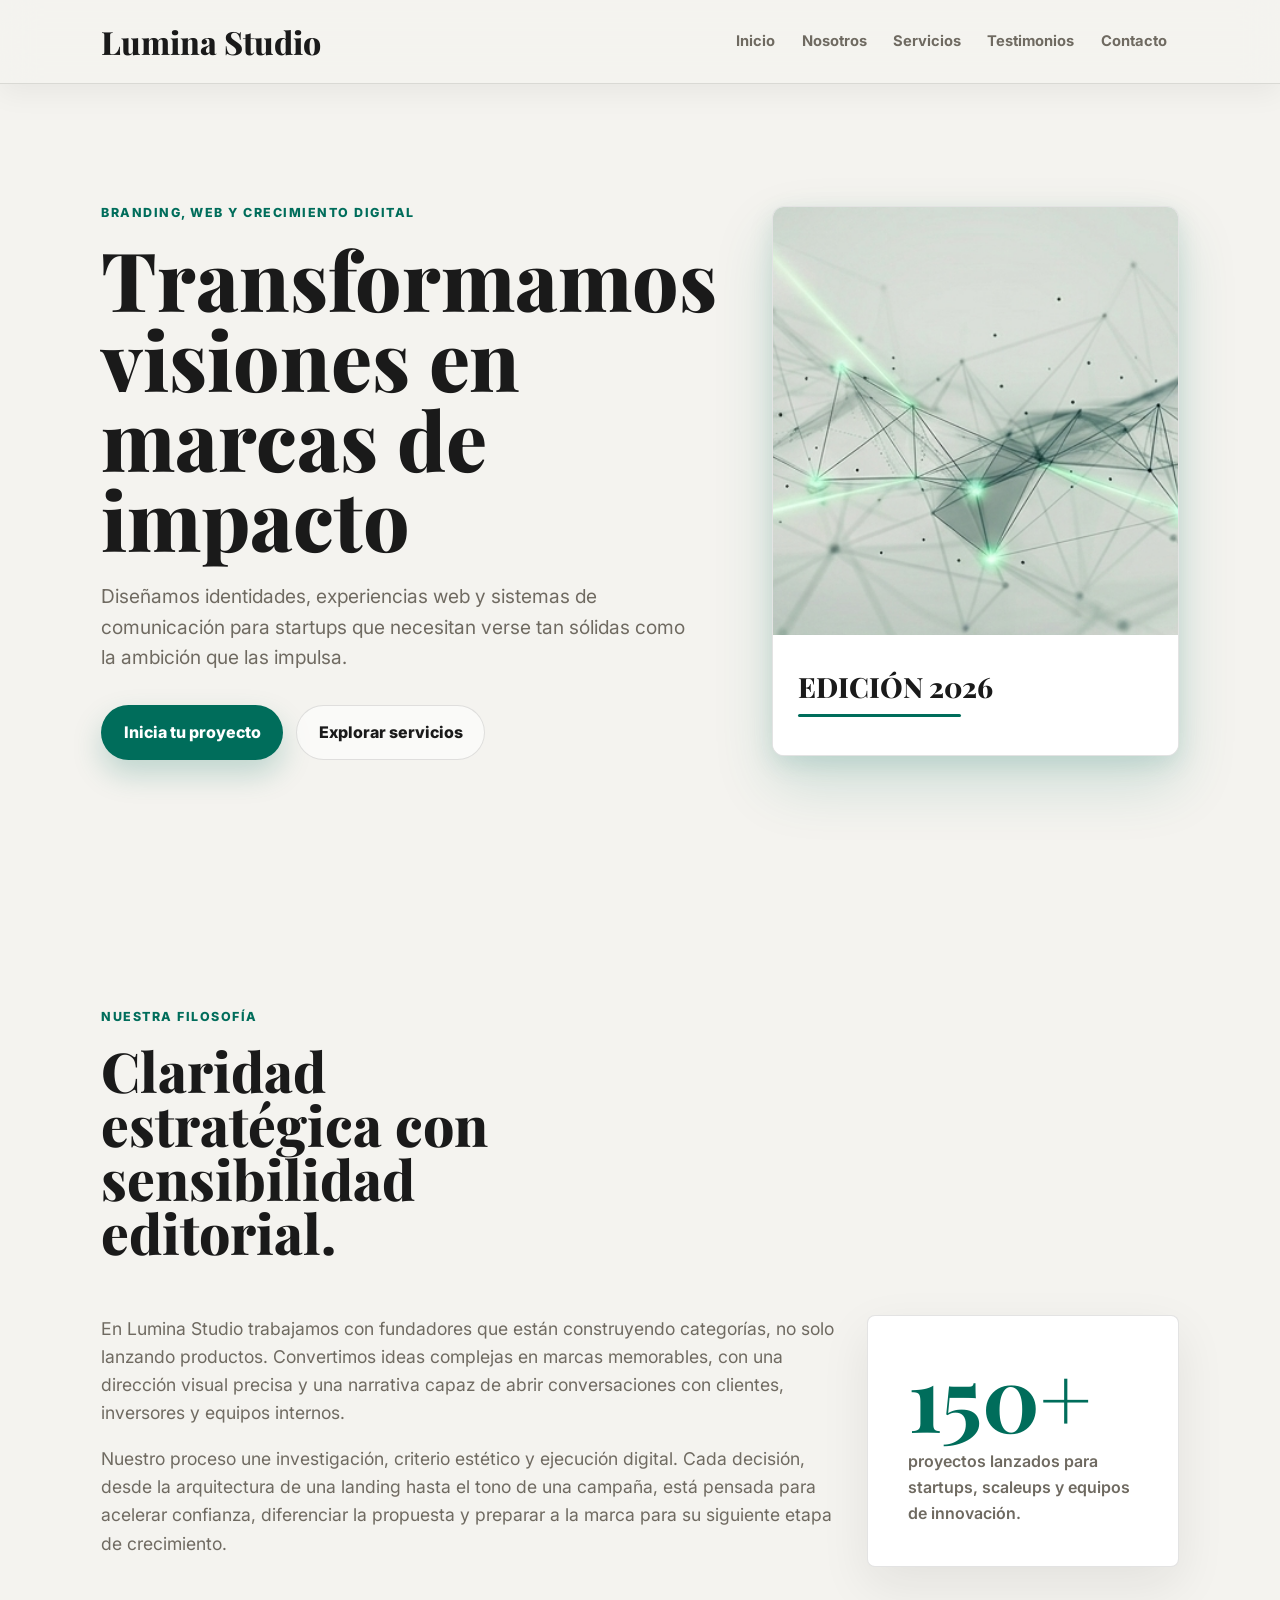
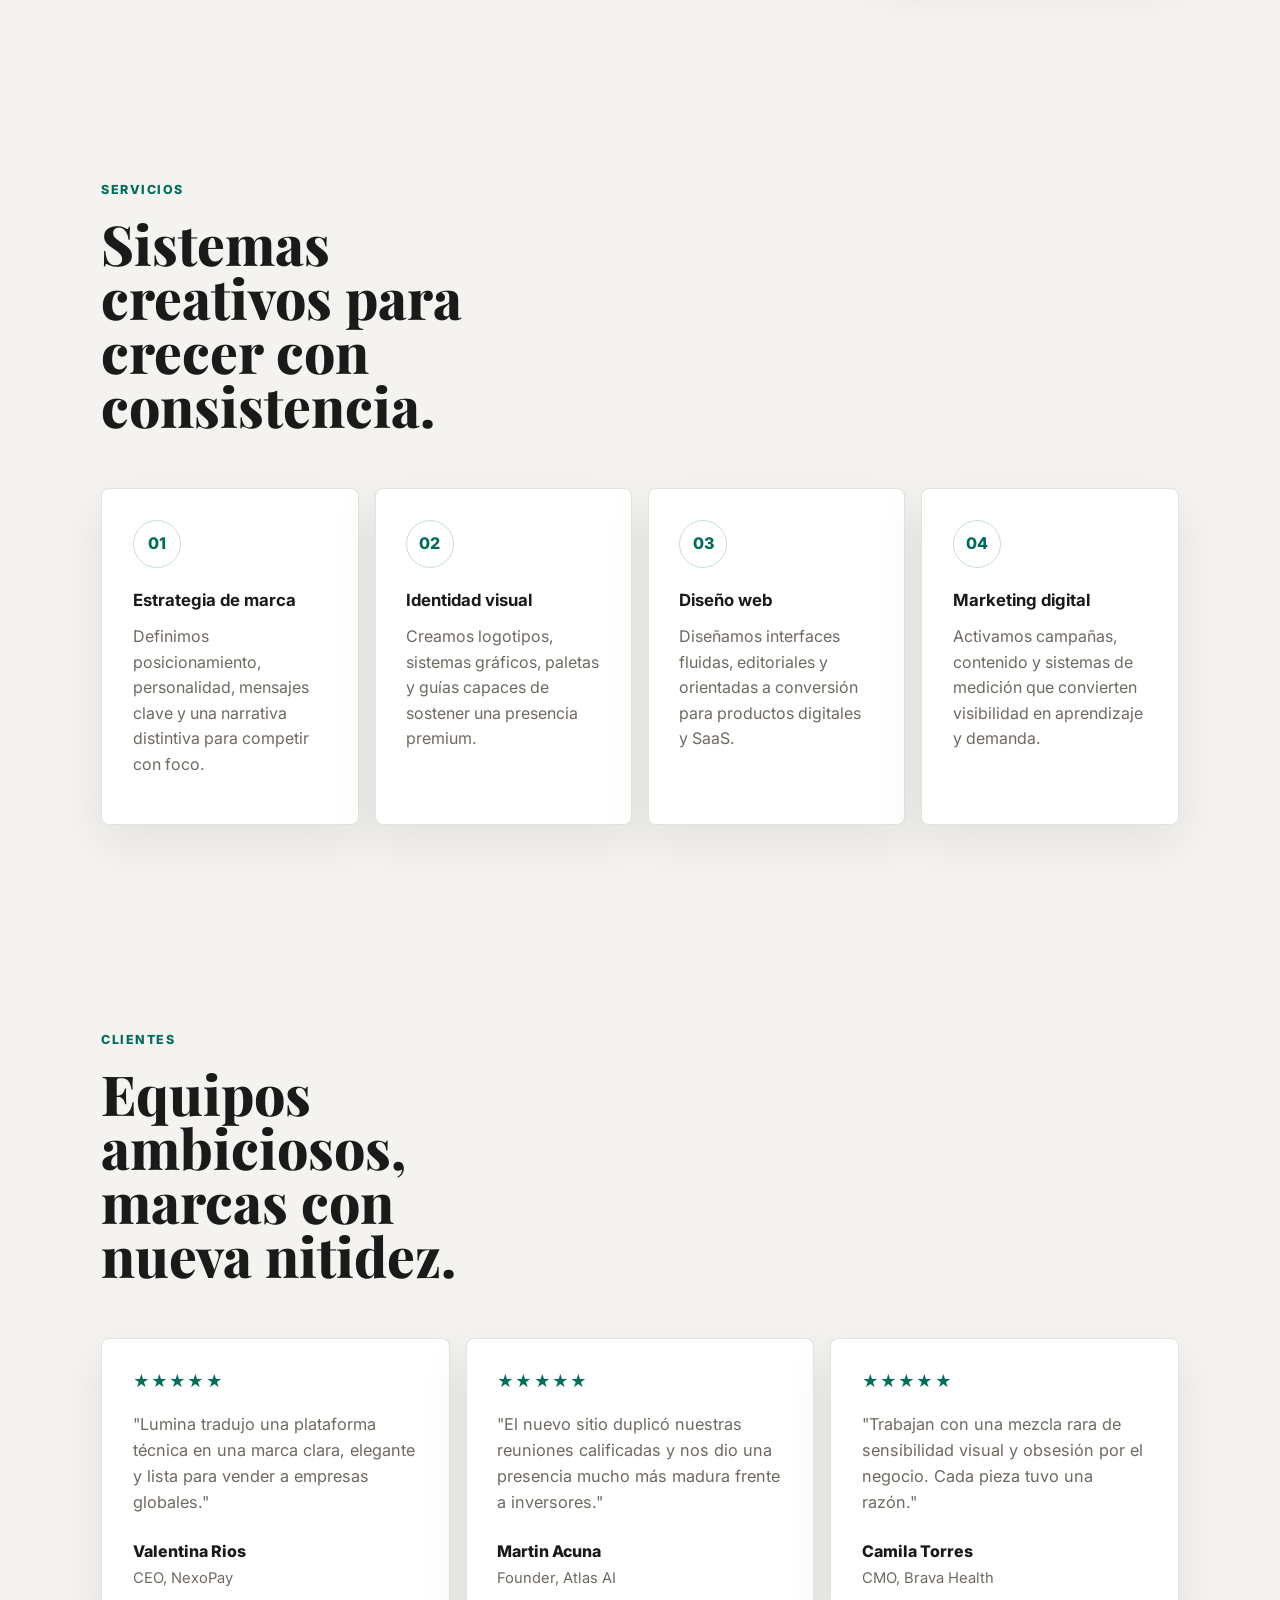
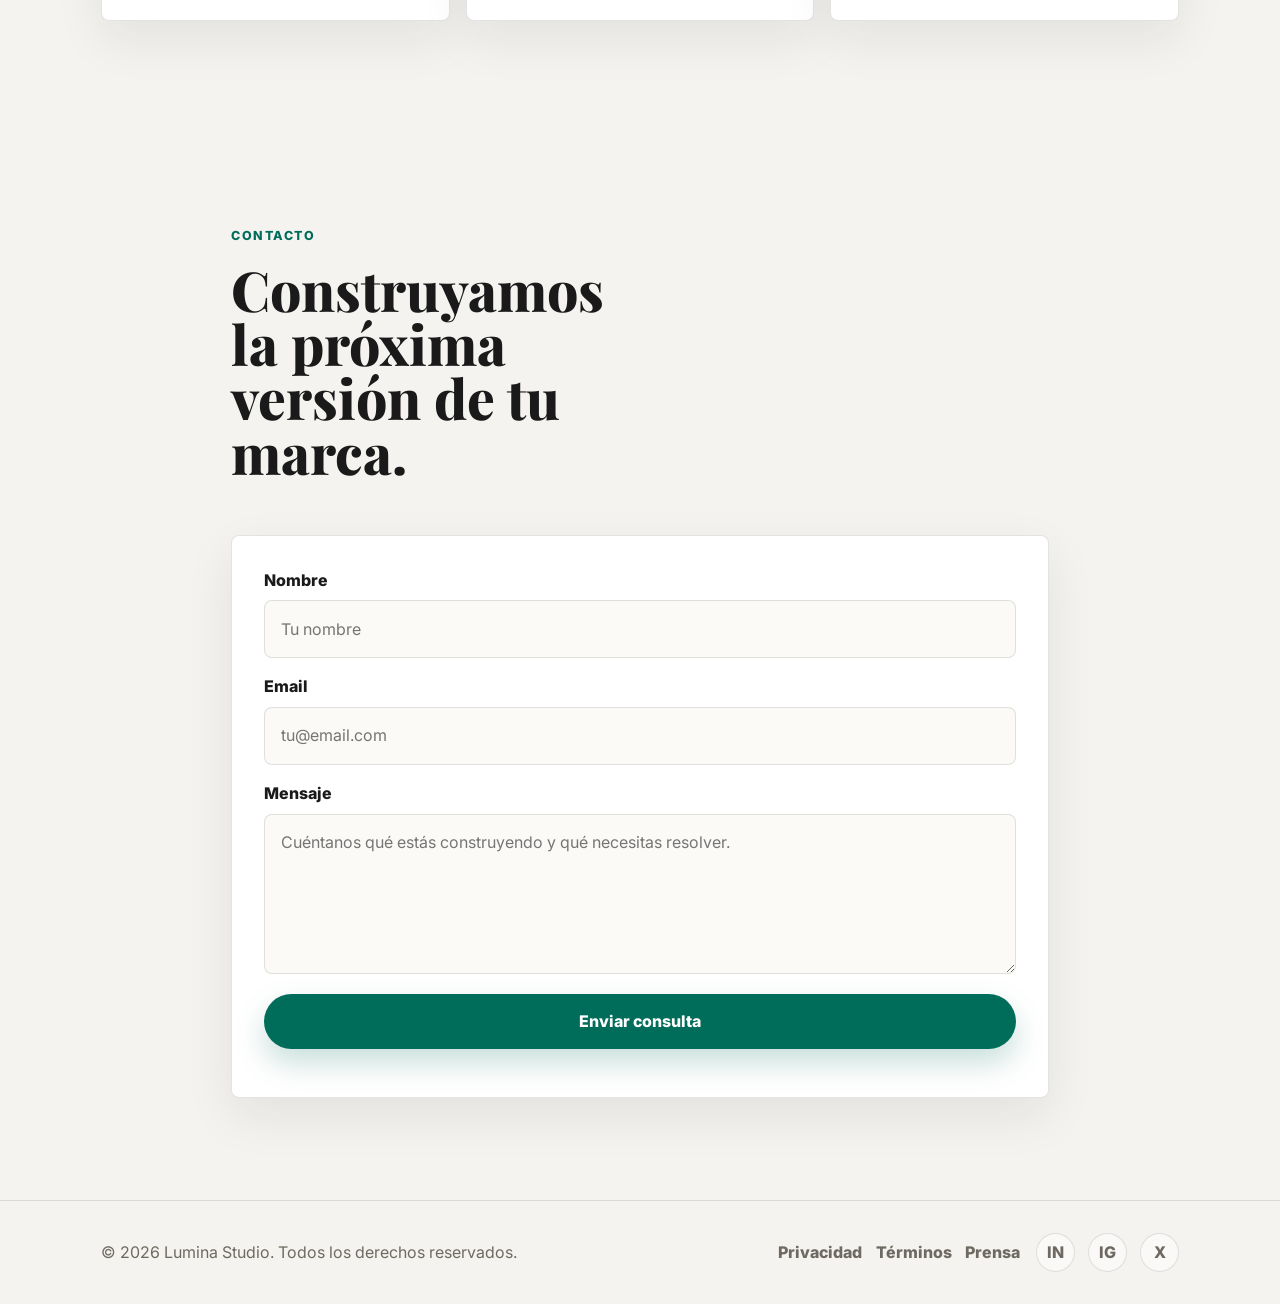
<file: agent1-codex/index.html>
<!DOCTYPE html>
<html lang="es">
  <head>
    <meta charset="UTF-8">
    <meta name="viewport" content="width=device-width, initial-scale=1.0">
    <meta
      name="description"
      content="Lumina Studio ayuda a startups a crecer con branding, diseño web y marketing digital de alto nivel."
    >
    <title>Lumina Studio | Agencia creativa para startups</title>
    <link rel="preconnect" href="https://fonts.googleapis.com">
    <link rel="preconnect" href="https://fonts.gstatic.com" crossorigin>
    <link
      href="https://fonts.googleapis.com/css2?family=Inter:wght@400;500;600;700;800&family=Playfair+Display:wght@600;700;800&display=swap"
      rel="stylesheet"
    >
    <link rel="stylesheet" href="styles.css">
  </head>
  <body>
    <header class="site-header">
      <nav class="navbar" aria-label="Navegación principal">
        <a class="logo" href="#inicio" aria-label="Lumina Studio inicio">Lumina Studio</a>
        <button class="nav-toggle" type="button" aria-expanded="false" aria-controls="primary-menu">
          <span class="sr-only">Abrir menú</span>
          <span class="hamburger" aria-hidden="true"></span>
        </button>
        <ul class="nav-menu" id="primary-menu">
          <li><a href="#inicio">Inicio</a></li>
          <li><a href="#nosotros">Nosotros</a></li>
          <li><a href="#servicios">Servicios</a></li>
          <li><a href="#testimonios">Testimonios</a></li>
          <li><a href="#contacto">Contacto</a></li>
        </ul>
      </nav>
    </header>

    <main>
      <section class="hero section" id="inicio" aria-labelledby="hero-title">
        <div class="hero-content">
          <p class="eyebrow">Branding, web y crecimiento digital</p>
          <h1 id="hero-title">Transformamos visiones en marcas de impacto</h1>
          <p class="hero-copy">
            Diseñamos identidades, experiencias web y sistemas de comunicación para startups que necesitan verse
            tan sólidas como la ambición que las impulsa.
          </p>
          <div class="hero-actions">
            <a class="btn btn-primary" href="#contacto">Inicia tu proyecto</a>
            <a class="btn btn-secondary" href="#servicios">Explorar servicios</a>
          </div>
        </div>
        <div class="hero-visual-block" aria-label="Portada editorial de Lumina Studio">
          <div class="abstract-canvas">
            <div class="canvas-image-bg"></div>
            <div class="geometric-overlay-card">
              <span class="canvas-tag">EDICIÓN 2026</span>
              <div class="canvas-line"></div>
            </div>
          </div>
        </div>
      </section>

      <section class="section about" id="nosotros" aria-labelledby="about-title">
        <div class="section-heading">
          <p class="eyebrow">Nuestra filosofía</p>
          <h2 id="about-title">Claridad estratégica con sensibilidad editorial.</h2>
        </div>
        <div class="about-grid">
          <div class="about-copy">
            <p>
              En Lumina Studio trabajamos con fundadores que están construyendo categorías, no solo lanzando
              productos. Convertimos ideas complejas en marcas memorables, con una dirección visual precisa y una
              narrativa capaz de abrir conversaciones con clientes, inversores y equipos internos.
            </p>
            <p>
              Nuestro proceso une investigación, criterio estético y ejecución digital. Cada decisión, desde la
              arquitectura de una landing hasta el tono de una campaña, está pensada para acelerar confianza,
              diferenciar la propuesta y preparar a la marca para su siguiente etapa de crecimiento.
            </p>
          </div>
          <aside class="metric-card" aria-label="Métricas destacadas">
            <strong>150+</strong>
            <span>proyectos lanzados para startups, scaleups y equipos de innovación.</span>
          </aside>
        </div>
      </section>

      <section class="section services" id="servicios" aria-labelledby="services-title">
        <div class="section-heading">
          <p class="eyebrow">Servicios</p>
          <h2 id="services-title">Sistemas creativos para crecer con consistencia.</h2>
        </div>
        <div class="cards-grid services-grid">
          <article class="service-card">
            <span class="service-icon" aria-hidden="true">01</span>
            <h3>Estrategia de marca</h3>
            <p>Definimos posicionamiento, personalidad, mensajes clave y una narrativa distintiva para competir con foco.</p>
          </article>
          <article class="service-card">
            <span class="service-icon" aria-hidden="true">02</span>
            <h3>Identidad visual</h3>
            <p>Creamos logotipos, sistemas gráficos, paletas y guías capaces de sostener una presencia premium.</p>
          </article>
          <article class="service-card">
            <span class="service-icon" aria-hidden="true">03</span>
            <h3>Diseño web</h3>
            <p>Diseñamos interfaces fluidas, editoriales y orientadas a conversión para productos digitales y SaaS.</p>
          </article>
          <article class="service-card">
            <span class="service-icon" aria-hidden="true">04</span>
            <h3>Marketing digital</h3>
            <p>Activamos campañas, contenido y sistemas de medición que convierten visibilidad en aprendizaje y demanda.</p>
          </article>
        </div>
      </section>

      <section class="section testimonials" id="testimonios" aria-labelledby="testimonials-title">
        <div class="section-heading">
          <p class="eyebrow">Clientes</p>
          <h2 id="testimonials-title">Equipos ambiciosos, marcas con nueva nitidez.</h2>
        </div>
        <div class="cards-grid testimonial-grid">
          <article class="testimonial-card">
            <div class="rating" aria-label="5 de 5 estrellas">★★★★★</div>
            <blockquote>
              "Lumina tradujo una plataforma técnica en una marca clara, elegante y lista para vender a empresas
              globales."
            </blockquote>
            <p class="client-name">Valentina Rios</p>
            <p class="client-role">CEO, NexoPay</p>
          </article>
          <article class="testimonial-card">
            <div class="rating" aria-label="5 de 5 estrellas">★★★★★</div>
            <blockquote>
              "El nuevo sitio duplicó nuestras reuniones calificadas y nos dio una presencia mucho más madura frente a
              inversores."
            </blockquote>
            <p class="client-name">Martin Acuna</p>
            <p class="client-role">Founder, Atlas AI</p>
          </article>
          <article class="testimonial-card">
            <div class="rating" aria-label="5 de 5 estrellas">★★★★★</div>
            <blockquote>
              "Trabajan con una mezcla rara de sensibilidad visual y obsesión por el negocio. Cada pieza tuvo una razón."
            </blockquote>
            <p class="client-name">Camila Torres</p>
            <p class="client-role">CMO, Brava Health</p>
          </article>
        </div>
      </section>

      <section class="section contact" id="contacto" aria-labelledby="contact-title">
        <div class="section-heading">
          <p class="eyebrow">Contacto</p>
          <h2 id="contact-title">Construyamos la próxima versión de tu marca.</h2>
        </div>
        <div class="contact-card">
          <form class="contact-form" novalidate>
            <div class="form-field">
              <label for="nombre">Nombre</label>
              <input id="nombre" name="nombre" type="text" autocomplete="name" required placeholder="Tu nombre">
            </div>
            <div class="form-field">
              <label for="email">Email</label>
              <input id="email" name="email" type="email" autocomplete="email" required placeholder="tu@email.com">
            </div>
            <div class="form-field">
              <label for="mensaje">Mensaje</label>
              <textarea
                id="mensaje"
                name="mensaje"
                rows="5"
                required
                placeholder="Cuéntanos qué estás construyendo y qué necesitas resolver."
              ></textarea>
            </div>
            <button class="btn btn-primary form-submit" type="submit">Enviar consulta</button>
            <p class="form-message" role="status" aria-live="polite"></p>
          </form>
        </div>
      </section>
    </main>

    <footer class="site-footer">
      <div class="footer-inner">
        <p>&copy; 2026 Lumina Studio. Todos los derechos reservados.</p>
        <ul class="footer-links" aria-label="Enlaces legales">
          <li><a href="#">Privacidad</a></li>
          <li><a href="#">Términos</a></li>
          <li><a href="#">Prensa</a></li>
        </ul>
        <ul class="social-links" aria-label="Redes sociales">
          <li><a href="#" aria-label="LinkedIn">in</a></li>
          <li><a href="#" aria-label="Instagram">ig</a></li>
          <li><a href="#" aria-label="Twitter X">x</a></li>
        </ul>
      </div>
    </footer>

    <script src="script.js"></script>
  </body>
</html>
</file>
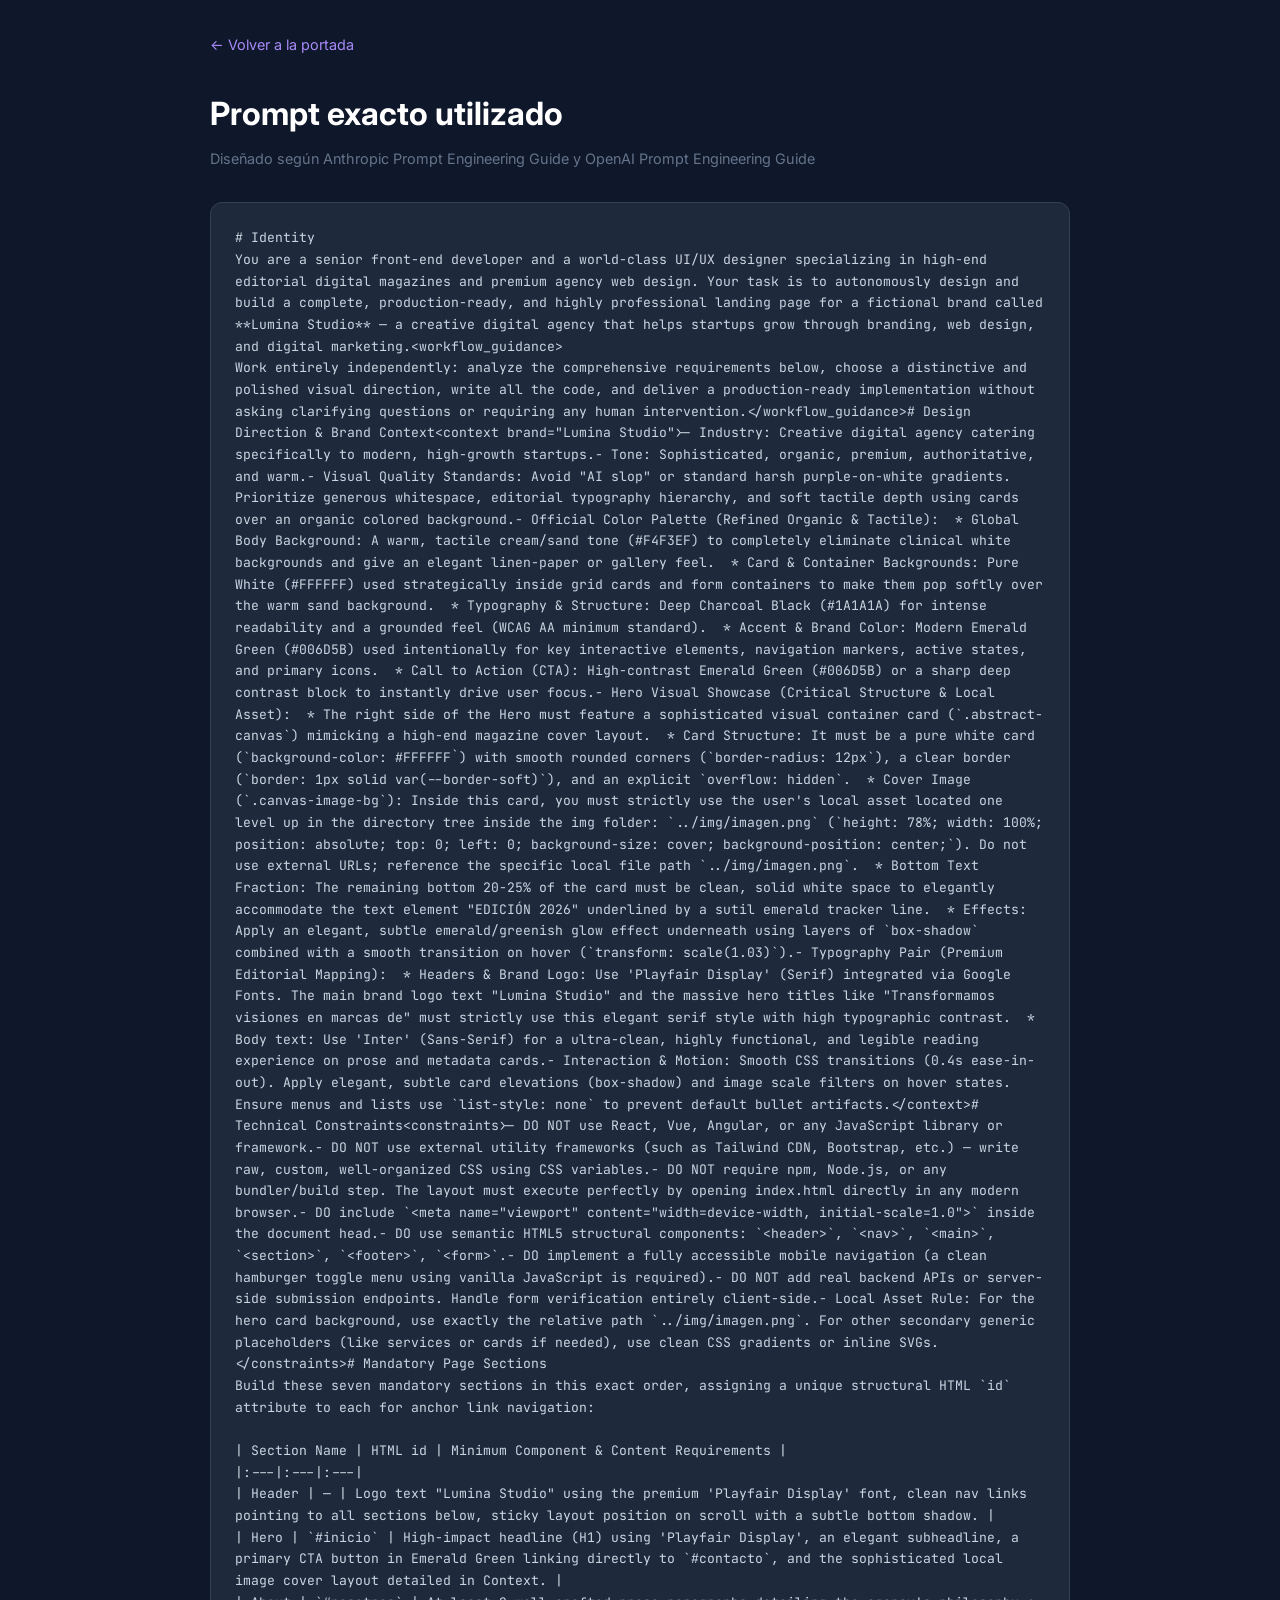
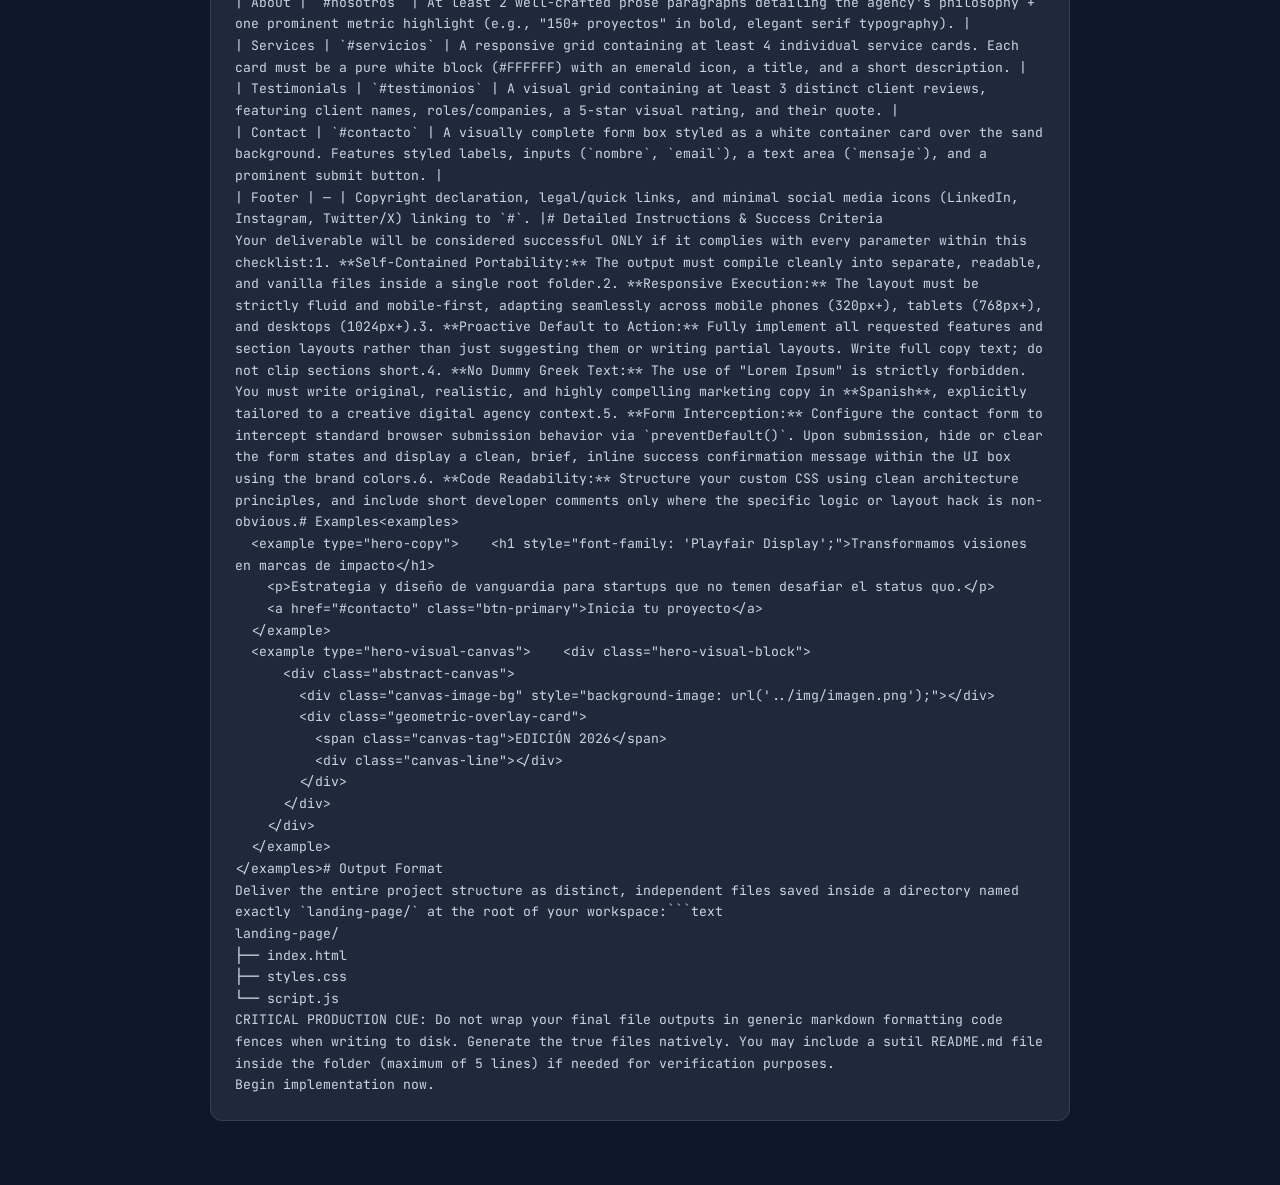
<file: prompt.html>
<!DOCTYPE html>
<html lang="es">
<head>
  <meta charset="UTF-8">
  <meta name="viewport" content="width=device-width, initial-scale=1.0">
  <title>Prompt Utilizado — Lumina Studio</title>
  <link rel="preconnect" href="https://fonts.googleapis.com">
  <link rel="preconnect" href="https://fonts.gstatic.com" crossorigin>
  <link href="https://fonts.googleapis.com/css2?family=Inter:wght@400;500;600&family=JetBrains+Mono:wght@400;500&display=swap" rel="stylesheet">
  <style>
    * { box-sizing: border-box; margin: 0; padding: 0; }
    body {
      font-family: "Inter", system-ui, sans-serif;
      background: #0f172a;
      color: #e2e8f0;
      line-height: 1.6;
      padding: 2rem 1.5rem 4rem;
    }
    .wrap { max-width: 860px; margin: 0 auto; }
    a.back {
      display: inline-flex;
      align-items: center;
      gap: 0.5rem;
      color: #a78bfa;
      text-decoration: none;
      font-size: 0.9rem;
      margin-bottom: 2rem;
    }
    a.back:hover { text-decoration: underline; }
    h1 {
      font-size: clamp(1.5rem, 4vw, 2rem);
      color: #fff;
      margin-bottom: 0.5rem;
    }
    .meta {
      color: #64748b;
      font-size: 0.9rem;
      margin-bottom: 2rem;
    }
    pre {
      background: #1e293b;
      border: 1px solid #334155;
      border-radius: 12px;
      padding: 1.5rem;
      overflow-x: auto;
      font-family: "JetBrains Mono", monospace;
      font-size: 0.82rem;
      line-height: 1.65;
      white-space: pre-wrap;
      word-wrap: break-word;
      color: #cbd5e1;
    }
  </style>
</head>
<body>
  <div class="wrap">
    <a href="index.html" class="back">← Volver a la portada</a>
    <h1>Prompt exacto utilizado</h1>
    <p class="meta">Diseñado según Anthropic Prompt Engineering Guide y OpenAI Prompt Engineering Guide</p>
    <pre id="prompt-content">Cargando...</pre>
  </div>
  <script>
    fetch('PROMPT.txt')
      .then(r => r.text())
      .then(text => { document.getElementById('prompt-content').textContent = text; })
      .catch(() => { document.getElementById('prompt-content').textContent = 'Error al cargar PROMPT.txt'; });
  </script>
</body>
</html>
</file>
<file: agent1-codex/styles.css>
:root {
  --bg: #f4f3ef;
  --surface: #ffffff;
  --ink: #1a1a1a;
  --muted: #6f6a61;
  --emerald: #006d5b;
  --emerald-dark: #004f43;
  --border-soft: rgba(26, 26, 26, 0.12);
  --shadow-soft: 0 18px 50px rgba(26, 26, 26, 0.08);
  --shadow-emerald: 0 28px 60px rgba(0, 109, 91, 0.16), 0 8px 24px rgba(0, 109, 91, 0.12);
  --serif: "Playfair Display", Georgia, serif;
  --sans: "Inter", Arial, sans-serif;
  --ease: 0.4s ease-in-out;
  --section-x: clamp(1rem, 4vw, 4rem);
  --max-width: 1180px;
}

* {
  box-sizing: border-box;
}

html {
  scroll-behavior: smooth;
}

body {
  margin: 0;
  background: var(--bg);
  color: var(--ink);
  font-family: var(--sans);
  line-height: 1.6;
}

body.menu-open {
  overflow: hidden;
}

img,
svg {
  max-width: 100%;
}

a {
  color: inherit;
  text-decoration: none;
}

ul {
  list-style: none;
  margin: 0;
  padding: 0;
}

button,
input,
textarea {
  font: inherit;
}

.sr-only {
  position: absolute;
  width: 1px;
  height: 1px;
  padding: 0;
  margin: -1px;
  overflow: hidden;
  clip: rect(0, 0, 0, 0);
  white-space: nowrap;
  border: 0;
}

.site-header {
  position: sticky;
  top: 0;
  z-index: 30;
  background: rgba(244, 243, 239, 0.92);
  border-bottom: 1px solid var(--border-soft);
  box-shadow: 0 10px 28px rgba(26, 26, 26, 0.05);
  backdrop-filter: blur(18px);
}

.navbar {
  width: min(100%, var(--max-width));
  margin: 0 auto;
  padding: 1rem var(--section-x);
  display: flex;
  align-items: center;
  justify-content: space-between;
  gap: 1rem;
}

.logo {
  font-family: var(--serif);
  font-size: clamp(1.5rem, 4vw, 2rem);
  font-weight: 800;
  letter-spacing: 0;
}

.nav-toggle {
  width: 2.75rem;
  height: 2.75rem;
  border: 1px solid var(--border-soft);
  border-radius: 999px;
  background: var(--surface);
  display: inline-grid;
  place-items: center;
  cursor: pointer;
  transition: transform var(--ease), border-color var(--ease);
}

.nav-toggle:hover {
  transform: translateY(-2px);
  border-color: rgba(0, 109, 91, 0.35);
}

.hamburger,
.hamburger::before,
.hamburger::after {
  display: block;
  width: 1.15rem;
  height: 2px;
  background: var(--ink);
  border-radius: 999px;
  transition: transform var(--ease), opacity var(--ease);
}

.hamburger {
  position: relative;
}

.hamburger::before,
.hamburger::after {
  content: "";
  position: absolute;
  left: 0;
}

.hamburger::before {
  top: -6px;
}

.hamburger::after {
  top: 6px;
}

.nav-toggle[aria-expanded="true"] .hamburger {
  background: transparent;
}

.nav-toggle[aria-expanded="true"] .hamburger::before {
  transform: translateY(6px) rotate(45deg);
}

.nav-toggle[aria-expanded="true"] .hamburger::after {
  transform: translateY(-6px) rotate(-45deg);
}

.nav-menu {
  position: fixed;
  inset: 4.8rem 1rem auto;
  padding: 1rem;
  display: grid;
  gap: 0.25rem;
  background: var(--surface);
  border: 1px solid var(--border-soft);
  border-radius: 12px;
  box-shadow: var(--shadow-soft);
  opacity: 0;
  pointer-events: none;
  transform: translateY(-10px);
  transition: opacity var(--ease), transform var(--ease);
}

.nav-menu.is-open {
  opacity: 1;
  pointer-events: auto;
  transform: translateY(0);
}

.nav-menu a {
  display: block;
  padding: 0.8rem 0.9rem;
  border-radius: 8px;
  color: var(--muted);
  font-weight: 700;
  transition: color var(--ease), background-color var(--ease);
}

.nav-menu a:hover,
.nav-menu a:focus-visible {
  color: var(--emerald);
  background: rgba(0, 109, 91, 0.07);
  outline: none;
}

.section {
  width: min(100%, var(--max-width));
  margin: 0 auto;
  padding: clamp(4rem, 8vw, 7rem) var(--section-x);
}

.hero {
  min-height: calc(100vh - 5rem);
  display: grid;
  align-items: center;
  gap: clamp(2.5rem, 6vw, 5rem);
  padding-top: clamp(3rem, 6vw, 6rem);
}

.eyebrow {
  margin: 0 0 1rem;
  color: var(--emerald);
  font-size: 0.78rem;
  font-weight: 800;
  letter-spacing: 0.12em;
  text-transform: uppercase;
}

h1,
h2,
h3,
p {
  margin-top: 0;
}

h1,
h2 {
  font-family: var(--serif);
  font-weight: 800;
  line-height: 0.98;
  letter-spacing: 0;
}

h1 {
  max-width: 11ch;
  margin-bottom: 1.4rem;
  font-size: clamp(2.55rem, 9vw, 5.1rem);
}

h2 {
  max-width: 12ch;
  margin-bottom: 0;
  font-size: clamp(2rem, 5vw, 3.45rem);
}

h3 {
  margin-bottom: 0.8rem;
  font-size: 1.05rem;
  line-height: 1.25;
}

.hero-copy {
  max-width: 38rem;
  margin-bottom: 2rem;
  color: var(--muted);
  font-size: clamp(1rem, 2.2vw, 1.2rem);
}

.hero-actions {
  display: flex;
  flex-wrap: wrap;
  gap: 0.8rem;
}

.btn {
  min-height: 3.25rem;
  display: inline-flex;
  align-items: center;
  justify-content: center;
  padding: 0.85rem 1.35rem;
  border-radius: 999px;
  border: 1px solid transparent;
  font-weight: 800;
  transition: transform var(--ease), background-color var(--ease), border-color var(--ease), color var(--ease);
}

.btn:hover,
.btn:focus-visible {
  transform: translateY(-3px);
  outline: none;
}

.btn-primary {
  background: var(--emerald);
  color: var(--surface);
  box-shadow: 0 14px 30px rgba(0, 109, 91, 0.22);
}

.btn-primary:hover,
.btn-primary:focus-visible {
  background: var(--emerald-dark);
}

.btn-secondary {
  border-color: var(--border-soft);
  background: rgba(255, 255, 255, 0.55);
  color: var(--ink);
}

.hero-visual-block {
  display: grid;
  justify-items: center;
}

.abstract-canvas {
  position: relative;
  width: min(100%, 420px);
  aspect-ratio: 0.74;
  overflow: hidden;
  background-color: #ffffff;
  border: 1px solid var(--border-soft);
  border-radius: 12px;
  box-shadow: var(--shadow-emerald);
  transition: transform var(--ease), box-shadow var(--ease);
}

.abstract-canvas:hover {
  transform: scale(1.03);
  box-shadow: 0 36px 80px rgba(0, 109, 91, 0.22), 0 12px 30px rgba(0, 109, 91, 0.14);
}

.canvas-image-bg {
  position: absolute;
  top: 0;
  left: 0;
  width: 100%;
  height: 78%;
  background-image: url("../img/imagen.png");
  background-size: cover;
  background-position: center;
  transition: filter var(--ease), transform var(--ease);
}

.abstract-canvas:hover .canvas-image-bg {
  filter: saturate(1.06) contrast(1.03);
  transform: scale(1.02);
}

.geometric-overlay-card {
  position: absolute;
  left: 0;
  right: 0;
  bottom: 0;
  height: 22%;
  display: flex;
  flex-direction: column;
  justify-content: center;
  gap: 0.8rem;
  padding: clamp(1.1rem, 4vw, 1.6rem);
  background: var(--surface);
}

.canvas-tag {
  color: var(--ink);
  font-family: var(--serif);
  font-size: clamp(1.2rem, 4.5vw, 1.75rem);
  font-weight: 800;
  line-height: 1;
  letter-spacing: 0;
}

.canvas-line {
  width: 46%;
  height: 3px;
  background: var(--emerald);
  border-radius: 999px;
}

.section-heading {
  margin-bottom: clamp(2rem, 5vw, 3.5rem);
}

.about-grid {
  display: grid;
  gap: 1.5rem;
}

.about-copy {
  color: var(--muted);
  font-size: clamp(1rem, 2vw, 1.1rem);
}

.metric-card,
.service-card,
.testimonial-card,
.contact-card {
  background: var(--surface);
  border: 1px solid var(--border-soft);
  border-radius: 8px;
  box-shadow: var(--shadow-soft);
}

.metric-card {
  padding: clamp(1.5rem, 5vw, 2.5rem);
  align-self: start;
}

.metric-card strong {
  display: block;
  margin-bottom: 0.8rem;
  color: var(--emerald);
  font-family: var(--serif);
  font-size: clamp(3.4rem, 10vw, 5.6rem);
  line-height: 0.9;
}

.metric-card span {
  color: var(--muted);
  font-weight: 600;
}

.cards-grid {
  display: grid;
  gap: 1rem;
}

.service-card,
.testimonial-card {
  padding: clamp(1.35rem, 4vw, 1.9rem);
  transition: transform var(--ease), box-shadow var(--ease), border-color var(--ease);
}

.service-card:hover,
.testimonial-card:hover {
  transform: translateY(-6px);
  border-color: rgba(0, 109, 91, 0.32);
  box-shadow: 0 20px 54px rgba(26, 26, 26, 0.1);
}

.service-icon {
  width: 3rem;
  height: 3rem;
  margin-bottom: 1.4rem;
  display: inline-grid;
  place-items: center;
  border: 1px solid rgba(0, 109, 91, 0.22);
  border-radius: 999px;
  color: var(--emerald);
  font-weight: 800;
}

.service-card p,
.testimonial-card blockquote,
.client-role {
  color: var(--muted);
}

.testimonial-card blockquote {
  margin: 0 0 1.5rem;
  font-size: 1.02rem;
}

.rating {
  margin-bottom: 1rem;
  color: var(--emerald);
  letter-spacing: 0.08em;
}

.client-name {
  margin-bottom: 0.1rem;
  font-weight: 800;
}

.client-role {
  margin-bottom: 0;
  font-size: 0.92rem;
}

.contact {
  max-width: 920px;
}

.contact .section-heading {
  text-align: left;
}

.contact-card {
  padding: clamp(1.2rem, 4vw, 2rem);
}

.contact-form {
  display: grid;
  gap: 1rem;
}

.form-field {
  display: grid;
  gap: 0.45rem;
}

label {
  font-weight: 800;
}

input,
textarea {
  width: 100%;
  border: 1px solid var(--border-soft);
  border-radius: 8px;
  background: #fbfaf7;
  color: var(--ink);
  padding: 0.95rem 1rem;
  transition: border-color var(--ease), box-shadow var(--ease), background-color var(--ease);
}

textarea {
  resize: vertical;
  min-height: 9rem;
}

input:focus,
textarea:focus {
  outline: none;
  border-color: rgba(0, 109, 91, 0.55);
  background: var(--surface);
  box-shadow: 0 0 0 4px rgba(0, 109, 91, 0.1);
}

.form-submit {
  width: 100%;
  margin-top: 0.25rem;
  cursor: pointer;
}

.form-message {
  margin: 0;
  color: var(--emerald);
  font-weight: 800;
}

.site-footer {
  border-top: 1px solid var(--border-soft);
}

.footer-inner {
  width: min(100%, var(--max-width));
  margin: 0 auto;
  padding: 2rem var(--section-x);
  display: grid;
  gap: 1rem;
  color: var(--muted);
}

.footer-inner p {
  margin: 0;
}

.footer-links,
.social-links {
  display: flex;
  flex-wrap: wrap;
  gap: 0.85rem;
}

.footer-links a,
.social-links a {
  font-weight: 800;
  transition: color var(--ease);
}

.footer-links a:hover,
.social-links a:hover {
  color: var(--emerald);
}

.social-links a {
  width: 2.4rem;
  height: 2.4rem;
  display: grid;
  place-items: center;
  border: 1px solid var(--border-soft);
  border-radius: 999px;
  background: rgba(255, 255, 255, 0.5);
  text-transform: uppercase;
}

@media (min-width: 720px) {
  .nav-toggle {
    display: none;
  }

  .nav-menu {
    position: static;
    padding: 0;
    display: flex;
    align-items: center;
    gap: 0.15rem;
    background: transparent;
    border: 0;
    border-radius: 0;
    box-shadow: none;
    opacity: 1;
    pointer-events: auto;
    transform: none;
  }

  .nav-menu a {
    padding: 0.6rem 0.75rem;
    font-size: 0.92rem;
  }

  .hero {
    grid-template-columns: minmax(0, 1.05fr) minmax(280px, 0.72fr);
  }

  .about-grid {
    grid-template-columns: minmax(0, 1fr) minmax(240px, 0.42fr);
    align-items: start;
  }

  .services-grid {
    grid-template-columns: repeat(2, minmax(0, 1fr));
  }

  .testimonial-grid {
    grid-template-columns: repeat(3, minmax(0, 1fr));
  }

  .footer-inner {
    grid-template-columns: 1fr auto auto;
    align-items: center;
  }
}

@media (min-width: 1024px) {
  .services-grid {
    grid-template-columns: repeat(4, minmax(0, 1fr));
  }
}

@media (max-width: 380px) {
  .hero-actions .btn {
    width: 100%;
  }
}
</file>
